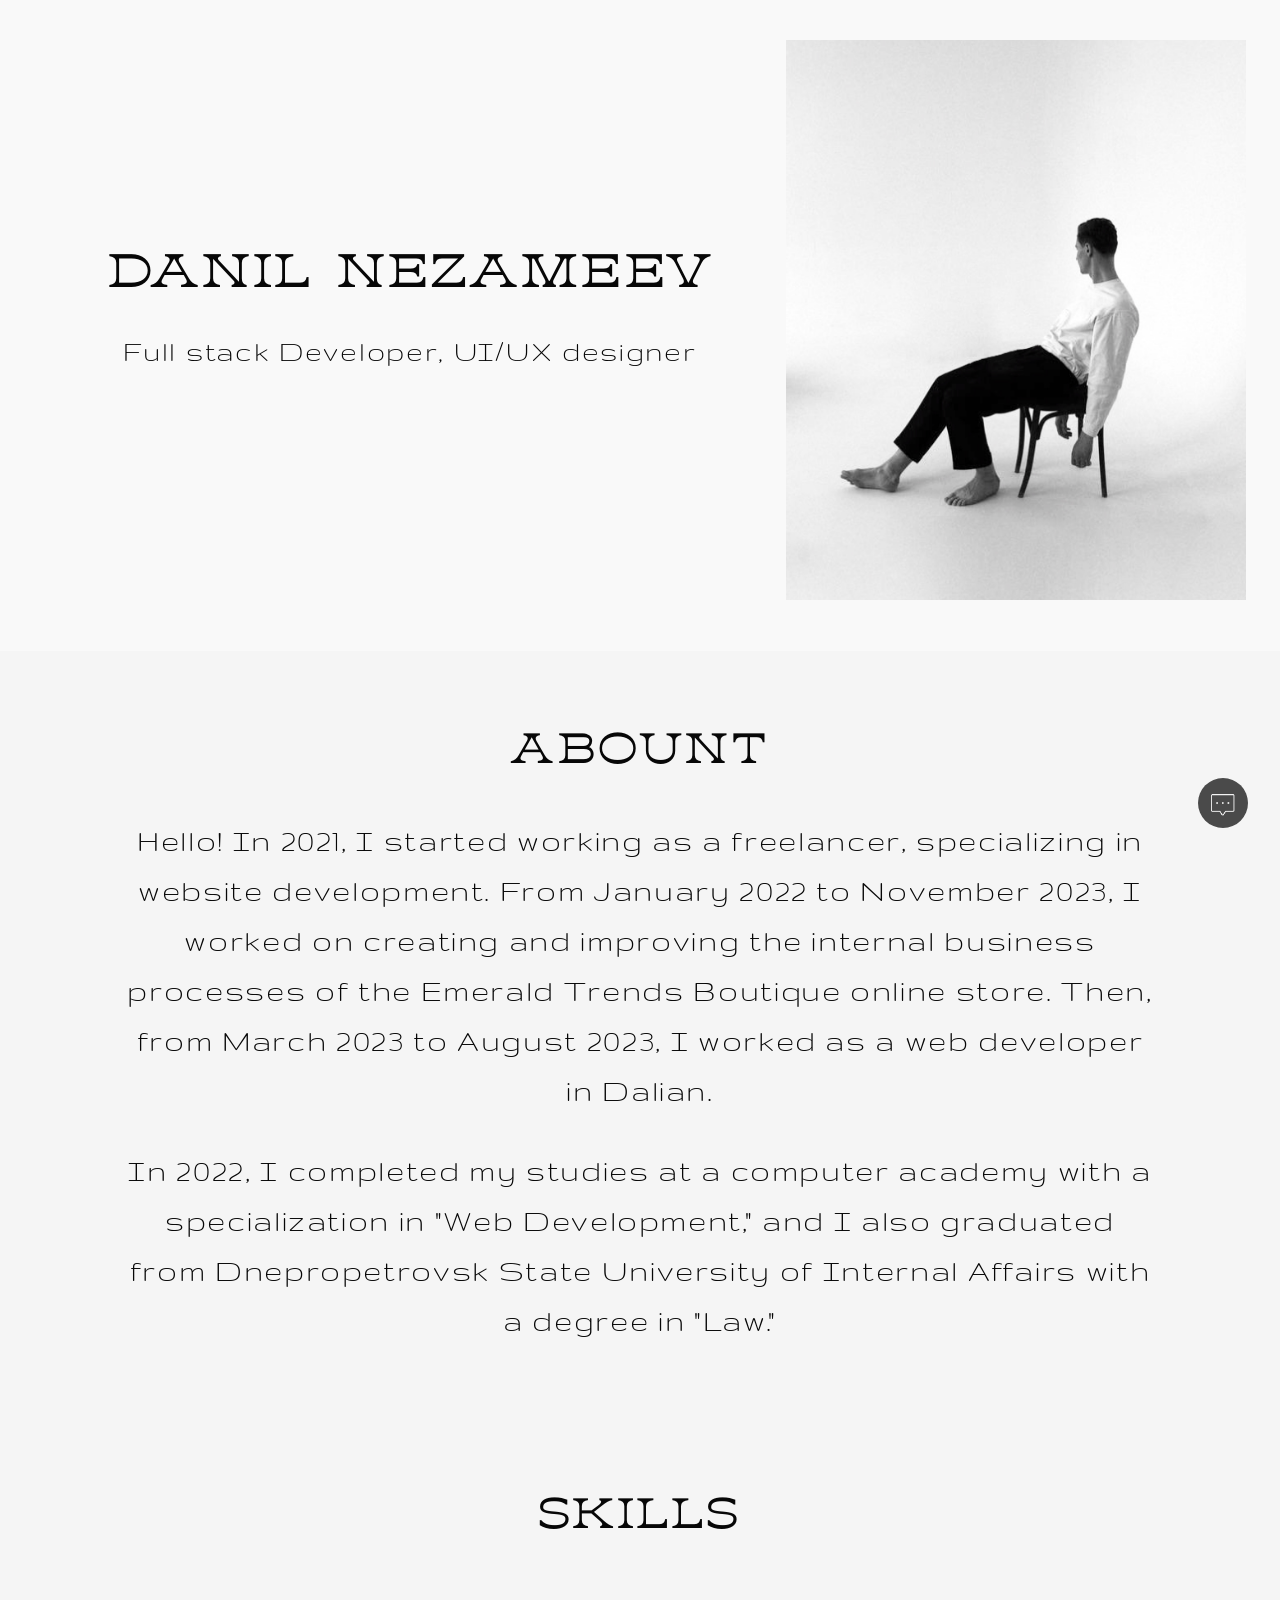
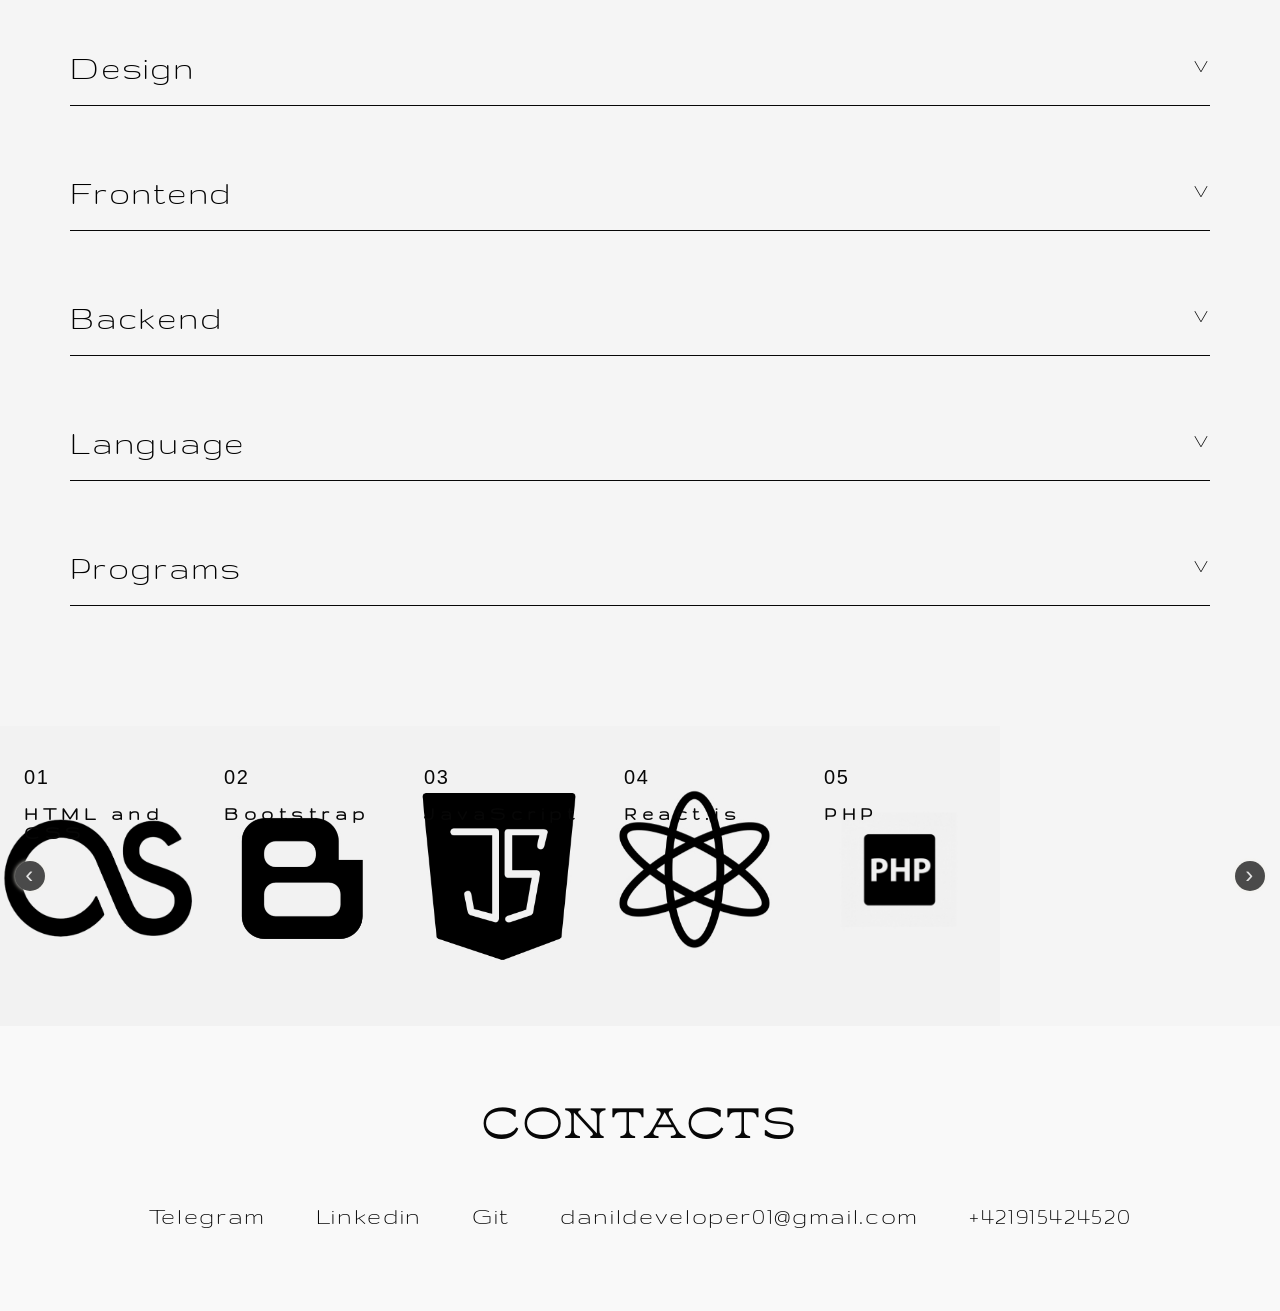
<file: index.html>
<!DOCTYPE html>
<html lang="en">
<head>
    <meta charset="UTF-8">
    <meta name="viewport" content="width=device-width, initial-scale=1.0">
    <title>Portfolio</title>
    <link rel="stylesheet" href="language-html/loading.css">
    <link rel="shortcut icon" href="img/logo.png">
    <link rel="preconnect" href="https://fonts.googleapis.com">
    <link rel="preconnect" href="https://fonts.gstatic.com" crossorigin>
    <link href="https://fonts.googleapis.com/css2?family=Gruppo&display=swap" rel="stylesheet">
    <link rel="stylesheet" href="css/style.css">
    <link rel="stylesheet" href="css/media.css">
    <link rel="stylesheet" href="chatbot/chatbot.css">
</head>
<body>
    <div class="preloader">
        <div class="preloader__row">
            <div class="preloader__item"></div>
            <div class="preloader__item"></div>
        </div>
    </div>    
    <header class="header">
       <div class="container">
            <div class="wrapper">
                <div class="text-wrap">
                    <h1 class="name">DANIL NEZAMEEV</h1>
                    <p class="fs">Full stack Developer, UI/UX designer</p>
                </div>
                <img src="img/photo.png" alt="photo Danil Nezameev" class="photo">
            </div>
       </div>
    </header>
    <section class="abount">
        <div class="container">
            <h3 class="title-abount">ABOUNT</h3>
            <p class="info">                   
                Hello! In 2021, I started working as a freelancer, specializing in website development. From January 2022 to November 2023, I worked on creating and improving the internal business processes of the Emerald Trends Boutique online store. Then, from March 2023 to August 2023, I worked as a web developer in Dalian.     
            </p>
            <p class="info info-ler">
                In 2022, I completed my studies at a computer academy with a specialization in "Web Development," and I also graduated from Dnepropetrovsk State University of Internal Affairs with a degree in "Law."
            </p>
        </div>
    </section>
    <section class="skill">
        <div class="container">
            <h3 class="title-abount title-skills">SKILLS</h3>
            <div class="skill-w designer">
                <button class="accordion">Design</button>
                <div class="panel">
                    <p>Figma</p>
                    <p>Tilda</p>
                    <p>Photoshop</p>
                    <p>Illustrator</p>
                </div>
            </div>
            <div class="skill-w front">
                <button class="accordion">Frontend</button>
                <div class="panel">
                    <p>HTML</p>
                    <p>CSS</p>
                    <p>JavaScript</p>
                    <p>SASS/SCSS</p>
                    <p>Bootstrap</p>
                    <p>React.js</p>
                    <p>Vue.js</p>
                    <p>Angular</p>
                </div>
            </div>
            <div class="skill-w back">
                <button class="accordion">Backend</button>
                <div class="panel">
                    <p>Python</p>
                    <p>PHP</p>
                    <p>C#</p>
                    <p>Go</p>
                    <p>Django</p>
                    <p>Flask</p>
                    <p>ASP.NET</p>
                    <p>Node.js</p>
                    <p>Express.js</p>
                    <p>SQLite</p>
                    <p>MongoDB</p>
                    <p>MySQL</p>
                    <p>PostgreSQL</p>
                    <p>Drupal</p>
                    <p>Wordpress</p>
                </div>
            </div>
            <div class="skill-w language">
                <button class="accordion">Language</button>
                <div class="panel">
                    <p>English - B1</p>
                    <p>Slovak - B1</p>
                    <p>German - B1</p>
                    <p>Ukrainian - C2</p>
                    <p>Russian - C2</p>
                </div>
            </div>
            <div class="skill-w program">
                <button class="accordion">Programs</button>
                <div class="panel">
                    <p>Git</p>
                    <p>VS Studio Code</p>
                    <p>Storm</p>
                    <p>PhpStorm</p>
                    <p>PyCharm</p>
                    <p>Atom</p>
                    <p>Sublime text</p>
                    <p>Nodepad++</p>
                </div>
            </div>
        </div>
    </section>
    <section class="portfolio">
        <div class="container">
            <div class="jcarousel-wrapper">
                <div class="jcarousel">
                    <div class="cards">  
                        <a href="./language-html/html-css/hs.html" class="card">
                          <div class="card-background" style="background-image: url(./img/html-css.jpeg)"></div>
                          <div class="card-content">
                            <p>01</p>
                            <h3>HTML and CSS</h3>
                          </div>
                        </a>                    
                        <a href="./language-html/bootstrap/bs.html" class="card">
                          <div class="card-background" style="background-image: url(./img/bootstrap.jpeg)"></div>
                          <div class="card-content">
                            <p>02</p>
                            <h3>Bootstrap</h3>
                          </div>
                        </a>               
                        <a href="./language-html/javascript/javascr.html"  class="card">
                          <div class="card-background" style="background-image: url(./img/javascript.jpeg)"></div>
                          <div class="card-content">
                            <p>03</p>
                            <h3>JavaScript</h3>
                          </div>
                        </a>               
                        <a href="./language-html/react/reactjs.html" class="card">
                          <div class="card-background" style="background-image: url(./img/react.jpeg)"></div>
                          <div class="card-content">
                            <p>04</p>
                            <h3>React.js</h3>
                          </div>
                        </a>
                        <a href="./language-html/php/php.html" class="card">
                            <div class="card-background" style="background-image: url(./img/php-img.jpeg)"></div>
                            <div class="card-content">
                              <p>05</p>
                              <h3>PHP</h3>
                            </div>
                        </a>
                        <!--- НЕ ЗАБУЛДЬ МЕНЯТЬ ГРИД В CSS (значение 5 зависит от количества иконок в карусели)
                        @media (min-width: 320px) {
                            .cards {
                            grid-template-columns: repeat(5, 1fr);      
                            }
                        }  -->
                                          
                    </div>
                </div>
                <a href="#" class="jcarousel-control-prev">&lsaquo;</a>
                <a href="#" class="jcarousel-control-next">&rsaquo;</a>
            </div>
        </div>
    </section>
    <footer class="abount footer">
        <div class="container">
            <h3 class="title-abount title-footer">CONTACTS</h3>
            <div class="text-footer">
                <a href="https://t.me/front_end_developer19" target="_blank" class="underline-one">Telegram</a>
                <a href="https://www.linkedin.com/in/danil-nezameev-844b5b277/" target="_blank" class="underline-one">Linkedin</a>
                <a href="https://github.com/danildeveloper01" target="_blank" class="underline-one">Git</a>
                <a href="mailto:danildeveloper01@gmail.com" target="_blank" class="underline-one">danildeveloper01@gmail.com</a>
                <a href="tel:+421905174713" target="_blank" class="underline-one">+421915424520</a>
            </div>
            <div class="chatbot__btn">
                <div class="chatbot__tooltip d-none"></div>
            </div>
        </div>
    </footer>
    <script src="js/accordion.js"></script>
    <script src="chatbot/fp2.js"></script>
    <script src="chatbot/chatbot.js"></script>
    <script src="js/cb-content.js"></script>
    <script type="text/javascript" src="https://sorgalla.com/jcarousel/vendor/jquery/jquery.js"></script>
    <script type="text/javascript" src="https://sorgalla.com/jcarousel/dist/jquery.jcarousel.min.js"></script>
    <script type="text/javascript" src="https://sorgalla.com/jcarousel/examples/responsive/jcarousel.responsive.js"></script> 
    <script>
        window.onload = function () {
          document.body.classList.add('loaded_hiding');
          window.setTimeout(function () {
            document.body.classList.add('loaded');
            document.body.classList.remove('loaded_hiding');
          }, 500);
        }
      </script>
</body>
</html>
</file>
<file: language-html/loading.css>
.preloader {
    /*фиксированное позиционирование*/
    position: fixed;
    /* координаты положения */
    left: 0;
    top: 0;
    right: 0;
    bottom: 0;
    /* фоновый цвет элемента */
    background: #A6A6A6;
    /* размещаем блок над всеми элементами на странице (это значение должно быть больше, чем у любого другого позиционированного элемента на странице) */
    z-index: 1001;
  }
  
  .preloader__row {
    position: relative;
    top: 50%;
    left: 50%;
    width: 70px;
    height: 70px;
    margin-top: -35px;
    margin-left: -35px;
    text-align: center;
    animation: preloader-rotate 2s infinite linear;
  }
  
  .preloader__item {
    position: absolute;
    display: inline-block;
    top: 0;
    background-color: #070707;
    border-radius: 100%;
    width: 35px;
    height: 35px;
    animation: preloader-bounce 2s infinite ease-in-out;
  }
  
  .preloader__item:last-child {
    top: auto;
    bottom: 0;
    animation-delay: -1s;
  }
  
  @keyframes preloader-rotate {
    100% {
      transform: rotate(360deg);
    }
  }
  
  @keyframes preloader-bounce {
  
    0%,
    100% {
      transform: scale(0);
    }
  
    50% {
      transform: scale(1);
    }
  }
  
  .loaded_hiding .preloader {
    transition: 0.3s opacity;
    opacity: 0;
  }
  
  .loaded .preloader {
    display: none;
  }
</file>
<file: css/style.css>
*{
    padding: 0;
    margin: 0;
    box-sizing: border-box;
}
@font-face {
    font-family: 'Geiny';
    src: url('../font/Geiny.woff2');
}
/*--------------------------------------------------------------------------------------*/

body{
    font-family: 'Gruppo', sans-serif;
    font-size: 35px;
    font-style: normal;
    font-weight: 400;
    line-height: normal;
    letter-spacing: 1.7px;
    color: #070707;
    background: #F5F5F5;
}
.container{
    max-width: 1500px;
    margin: 0 auto;
}
/*-----------------------------------------------------------------------------------------*/

/*------------------HEADER---------------------------------------------*/
header{
    background: #F9F9F9;
}
.wrapper{
    display: flex;
    justify-content: center;
    padding-top: 40px;
   
}
.name{
    font-family: 'Geiny';
    font-size: 45px;
    font-style: normal;
    letter-spacing: 5.5px;
    padding-bottom: 35px;
}
.fs{
font-size: 30px;
}
header img {
    width: 460px;
    height: 560px;
    margin-bottom: 51px;
}
.text-wrap{
    margin-top: 200px;
    padding-left: 73px;
    margin-right: 73px;
}
.text-wrap p {
    text-align: center;
}
/*--------------------------------------------------------------------------------------------*/

/*----------------------------------ABOUNT-----------------------------------------------------*/

.abount{
    padding-bottom: 70px;
}
.title-abount{
    font-family: 'Geiny';
    font-size: 40px;
    font-style: normal;
    letter-spacing: 5.5px;
    padding-bottom: 40px;
    padding-top: 70px;
    text-align: center;
}
.info{
    padding: 0 127px;
    text-align: center;
    font-size: 33px;
    line-height: 50px; 
    letter-spacing: 1.65px;
}
.info-ler{
    padding-top: 30px;
}
/*--------------------------------------------------------------------------------------*/

/*--------------------------------------SKILL---------------------------------------------*/

.skill{
    padding-bottom: 70px;

}

.accordion {
    background: none;
    font-size: 35px;
    font-family: 'Gruppo';
    font-size: 35px;
    font-style: normal;
    font-weight: 400;
    line-height: normal;
    letter-spacing: 1.75px;
    cursor: pointer;
    margin-top: 70px;
    width: 100%;
    text-align: left;
    border: none;
    outline: none;
    transition: 0.4s;
}
.panel {
    margin-bottom: 20px;
    max-height: 0;
    overflow: hidden;
    transition: max-height 0.2s ease-out;
    display: flex;
    flex-wrap: wrap;
}
.panel p {
    font-size: 25px;
    padding-right: 50px;
    padding-top: 40px;
    display: inline-block;
}
.accordion:after {
    content: 'V'; 
    font-size: 20px;
    float: right;
    margin-left: 5px;
    position: relative;
    top: 5px;
}
.active:after {
    content: 'V';
    transform: rotate(-180deg);
}


.skill-w{
    border-bottom: 1px solid #070707;
    margin: 0 70px;
}

/*--------------------------------------------------------------------------------------------------*/

/*----------------------------PORTFOLIO------------------------------------------------------------*/
.portfolio{
    padding-top: 50px;
}
.cards {
    display: grid;
    margin: auto;
    width: 100%;
    max-width: 700px;
    
}
@media (min-width: 320px) {
    .cards {
      grid-template-columns: repeat(5, 1fr);      
    }
}  
.card {
    position: relative;
    padding-bottom: 150%;
}  
.card-background {
    background-size: cover;
    background-position: center;
    position: absolute;
    left: 0; top: 0; right: 0; bottom: 0;
    filter: brightness(0.95) saturate(1.2) contrast(1);
    transition: .3s;
}  
  .card-content {
    position: absolute;
    padding: 24px;
    padding-top: 40px;
    font-family: arial, sans-serif;
    color: #070707;
}  
  .card-content p {
    margin-bottom: 15px;
    text-transform: uppercase;
    font-size: 20px;
}  
.card-content h3 {
    font-size: 20px;
    font-family: Gruppo;
    font-style: normal;
    letter-spacing: 5.5px;
}  
.card:hover .card-background {
    transform: scale(1.05);
}
.cards:hover > .card:not(:hover) > .card-background {
    filter: brightness(0.3) saturate(1.3) contrast(0.9);
}
.jcarousel-wrapper {    
    position: relative;    
}

/** Carousel **/

.jcarousel {
    position: relative;
    overflow: hidden;
    width: 100%;
}
.cards {
    width: 10000em;
    position: relative;
    list-style: none;
    margin: 0;
    padding: 0;
}
.card {
    width: 200px;
    float: left;
}

/** Carousel Controls **/

.jcarousel-control-prev,
.jcarousel-control-next {
    position: absolute;
    top: 50%;
    margin-top: -15px;
    width: 30px;
    height: 30px;
    text-align: center;
    background: #4A4A4A;
    color: #eeee;
    text-decoration: none;
    font: 24px/27px Arial, sans-serif;
    -webkit-border-radius: 30px;
    -moz-border-radius: 30px;
    border-radius: 30px;
    -webkit-box-shadow: 0 0 4px #F0EFE7;
    -moz-box-shadow: 0 0 4px #F0EFE7;
    box-shadow: 0 0 4px #F0EFE7;
}
.jcarousel-control-prev {
    left: 15px;
}
.jcarousel-control-next {
    right: 15px;
}

/** Carousel Pagination **/

.jcarousel-pagination {
    position: absolute;
    bottom: -40px;
    left: 50%;
    -webkit-transform: translate(-50%, 0);
    -ms-transform: translate(-50%, 0);
    transform: translate(-50%, 0);
    margin: 0;
}
.jcarousel-pagination a {
    text-decoration: none;
    display: inline-block;
    font-size: 11px;
    height: 10px;
    width: 10px;
    line-height: 10px;
    background: #fff;
    color: #4E443C;
    border-radius: 10px;
    text-indent: -9999px;
    margin-right: 7px;
    -webkit-box-shadow: 0 0 2px #4E443C;
    -moz-box-shadow: 0 0 2px #4E443C;
    box-shadow: 0 0 2px #4E443C;
}
.jcarousel-pagination a.active {
    background: #4E443C;
    color: #fff;
    opacity: 1;
    -webkit-box-shadow: 0 0 2px #F0EFE7;
    -moz-box-shadow: 0 0 2px #F0EFE7;
    box-shadow: 0 0 2px #F0EFE7;
}
/*---------------------------------------------------------------------------------------*/

/*-------------------------------------FOOTER------------------------------------------------------*/
footer{
    background: #F9F9F9;
}
.text-footer {
    display: flex;
    flex-wrap: wrap;
    justify-content: center;
    margin-left: 50px;
}
.text-footer a {
    text-decoration: none;
    color: #070707;
    font-family: Gruppo;
    font-size: 25px;
    font-style: normal;
    font-weight: 400;
    line-height: 50px; 
    letter-spacing: 1.65px;
    margin-right: 50px;
    display: inline-block;    
}
.underline-one {	
    position: relative;
    cursor: pointer;
    text-decoration: none; 
}
.underline-one:after {
	content: "";
    display: block;
    position: absolute;
    right: 0;
    bottom: -3px;
    width: 0;
    height: 1px; 
    background-color: #070707; 
    transition: width 0.5s; 
}
.underline-one:hover:after {
	content: "";
    width: 100%;
    display: block;
    position: absolute;
    left: 0;
    bottom: -3px;
    height: 1px; 
    background-color: #070707; 
    transition: width 0.5s;  
}
.underline-one:hover{
    transform: scale(1.1);
    transition: 0.5s ease;
}
</file>
<file: css/media.css>
@media screen and (max-width: 1250px) {
    .text-wrap{
        margin-right: 30px;
        padding-left: 20px;
    }
    header img {
        padding-right: 20px;
    }
}
@media screen and (max-width: 1119px) {
    .name{
        text-align: center;
    }
}
@media screen and (max-width: 1000px){
    .wrapper{
        flex-direction: column-reverse;
    }
    header img {
        padding: 0;
        margin: 0 auto;
    }
    .text-wrap{
        text-align: center;
        margin: 0;
        padding: 40px 50px;
    }
    .info{
        padding: 0 50px;
    }
}
@media screen and (max-width: 700px){
    .name{
        font-size: 35px;
    }
    .fs{
        font-size: 20px;
    }   
    .title-abount{ 
        font-size: 25px;
        padding-bottom: 30px;
        padding-top: 30px;
    }
    .info{
        font-size: 23px;
    }
}
@media screen and (max-width: 600px){
    .name{
        font-size: 30px;
    }
}
@media screen and (max-width: 500px){
    .text-wrap{
        padding: 40px 20px;
    }
    .info{
        padding: 0 20px;
        font-size: 20px;
    }
    .wrapper{
        padding-top: 0px; 
    }
    header img {
        width: 100%;
        height: auto;
    }
    .name{
        font-size: 30px;
    }
    .fs{
        font-size: 20px;
    }   
    .title-abount{ 
        font-size: 25px;
    }
    .panel {
        flex-wrap: nowrap;
        flex-direction: column;
        text-align: center;
    }
    .active{
        border-bottom: 1px solid #070707;
    }
    .panel p {
        padding-right: 0px;
        font-size: 20px;
    }
    
}

/*----------------------------------------------------------------------------------------------*/


@media screen and (max-width: 700px){  
    .accordion{ 
        font-size: 25px;
        padding-bottom: 30px;
    }
    .panel p{
        font-size: 23px;
    }
}
@media screen and (max-width: 500px){  
    .panel p{
        font-size: 20px;
    }
}


/*----------------------------------------------------------------------------------------------------*/
@media screen and (max-width: 1000px){  
    .card-content {
        padding-top: 10px;
      }
}
@media screen and (max-width: 800px){  
    .cards {
        grid-template-columns: repeat(5, 2fr);
        
      }
}

@media screen and (max-width: 700px){  
    .text-footer a {
        font-size: 23px;
    }
    .card-content p {
        margin-bottom: 8px;
        font-size: 15px;
    }
    .card-content h3 {
        font-size: 15px;
    }
}
@media screen and (max-width: 500px){  
    .text-footer a {
        font-size: 20px;
    }
    .footer{
        padding-bottom: 30px;
    }
}
</file>
<file: chatbot/chatbot.css>
.d-none {
  display: none;
}

.d-block {
  display: block;
}

/* chatbot__btn */
.chatbot__btn {
  position: fixed;
  bottom: 8%;
  right: 32px;
  width: 50px;
  height: 50px;
  border-radius: 25px;
  background-color: #4A4A4A;
  padding: 10px;
  cursor: pointer;
  transition: background-color 0.15s ease-in-out;
}

.chatbot__btn::before {
  content: '';
  position: absolute;
  width: 30px;
  height: 30px;
  left: 10px;
  top: 8px;
  background: transparent no-repeat center center;
  background-size: 100% 100%;
  background-image: url("../img/chat-bot-footer.png");
}



/* chatbot__tooltip */
.chatbot__tooltip {
  position: absolute;
  right: 58px;
  top: 50%;
  transform: translateY(-50%);
  white-space: nowrap;
  color: #070707;
  background: #070707;
  padding: 5px 8px;
  border: 1xp solid #070707;
  border-radius: 4px;
  opacity: 0;
  transition: opacity 0.15s ease-in-out;
}

.chatbot__tooltip_show {
  opacity: 1;
}

.chatbot__tooltip::after {
  top: 50%;
  position: absolute;
  content: '';
  border: 5px solid transparent;
  border-left-color: #070707;
  margin-top: -5px;
  right: -10px;
}

/* chatbot */
.chatbot {
  display: flex;
  flex-direction: column;
  width: 35%;
  height: 100%;
  background: #D9D3E1;
  line-height: 1.2;
  color: #070707;
  position: fixed;
  bottom: 0;
  right: 0;
  transform: scale(1);
  transform-origin: right bottom;
  transition: transform 0.3s ease;
}

.chatbot_hidden {
  overflow: hidden;
  transform: scale(0);
  transform-origin: right bottom;
  transition: transform 0.3s ease;
}
@media (max-width: 700px) {
  .chatbot {
    width: 70%;
  }
}
@media (max-width: 400px) {
  .chatbot {
    width: 100%;
  }
}

.chatbot__title {
  font-size: 20px;
  background-color: #070707;
  color: #EEE;
  padding: 10px;
  display: flex;
  font-weight: bold;
}

.chatbot__close {
  width: 20px;
  height: 20px;
  margin-right: 1rem;
  background: transparent no-repeat center center;
  background-size: 100% 100%;
  cursor: pointer;
  opacity: 0.8;
  background-image: url("data:image/svg+xml,%3Csvg xmlns='http://www.w3.org/2000/svg' viewBox='0 0 448 512'%3E%3Cpath fill='%23fff' d='M257.5 445.1l-22.2 22.2c-9.4 9.4-24.6 9.4-33.9 0L7 273c-9.4-9.4-9.4-24.6 0-33.9L201.4 44.7c9.4-9.4 24.6-9.4 33.9 0l22.2 22.2c9.5 9.5 9.3 25-.4 34.3L136.6 216H424c13.3 0 24 10.7 24 24v32c0 13.3-10.7 24-24 24H136.6l120.5 114.8c9.8 9.3 10 24.8.4 34.3z'%3E%3C/path%3E%3C/svg%3E");
}

.chatbot__close:hover {
  opacity: 1;
}

.chatbot__reset {
  width: 20px;
  margin-left: auto;
  height: 20px;
  background: transparent no-repeat center center;
  background-size: 100% 100%;
  cursor: pointer;
  opacity: 0.8;
  background-image: url("data:image/svg+xml,%3Csvg xmlns='http://www.w3.org/2000/svg' viewBox='0 0 512 512'%3E%3Cpath fill='%23fff' d='M440.65 12.57l4 82.77A247.16 247.16 0 0 0 255.83 8C134.73 8 33.91 94.92 12.29 209.82A12 12 0 0 0 24.09 224h49.05a12 12 0 0 0 11.67-9.26 175.91 175.91 0 0 1 317-56.94l-101.46-4.86a12 12 0 0 0-12.57 12v47.41a12 12 0 0 0 12 12H500a12 12 0 0 0 12-12V12a12 12 0 0 0-12-12h-47.37a12 12 0 0 0-11.98 12.57zM255.83 432a175.61 175.61 0 0 1-146-77.8l101.8 4.87a12 12 0 0 0 12.57-12v-47.4a12 12 0 0 0-12-12H12a12 12 0 0 0-12 12V500a12 12 0 0 0 12 12h47.35a12 12 0 0 0 12-12.6l-4.15-82.57A247.17 247.17 0 0 0 255.83 504c121.11 0 221.93-86.92 243.55-201.82a12 12 0 0 0-11.8-14.18h-49.05a12 12 0 0 0-11.67 9.26A175.86 175.86 0 0 1 255.83 432z'%3E%3C/path%3E%3C/svg%3E");
}

.chatbot__reset:hover {
  opacity: 1;
}

.chatbot__wrapper {
  display: flex;
  -ms-flex: 1 0 auto;
  flex: 1 0 0%;
  flex-direction: column;
  overflow-y: auto;
}

.chatbot__items {
  padding: 10px;
  overflow-y: scroll;
  display: flex;
  flex-direction: column;
  overflow-x: hidden;
}

.chatbot__item {
  width: 100%;
  display: flex;
  flex-shrink: 0;
  margin-bottom: 15px;
}

@keyframes animationOpacity {
  0% {
    opacity: 0;
  }

  100% {
    opacity: 1;
  }
}

.chatbot__content {
  width: auto;
  padding: 8px 12px;
  animation-name: animationOpacity;
  animation-duration: 1.5s;
  animation-timing-function: ease-in-out;
  font-size: 20px;
}

/* bot */
.chatbot__content_bot {
  color: #070707;
  background: #EEE;
  border-radius: 0.5rem;
  width: auto;
}

/* human */
.chatbot__item_human {
  justify-content: flex-end;
}

.chatbot__content_human {
  text-align: right;
  padding-right: 0;
  display: flex;
  flex-direction: column;
  padding: 0;
}

.chatbot__content_human-disabled {
  color: #eee;
  background: #383e41;
  border-radius: 0.5rem;
  text-align: left;
}

/* btn */
.btn {
  width: 100%;
  margin: 0;
  font-family: inherit;
  font-size: inherit;
  line-height: inherit;
  display: inline-block;
  cursor: pointer;
  font-weight: 400;
  color: #eee;
  text-align: left;
  vertical-align: middle;
  -webkit-user-select: none;
  -moz-user-select: none;
  -ms-user-select: none;
  user-select: none;
  background: #1E1E1E;
  border: 1px solid transparent;
  padding: 0.5rem 0.75rem;
  border-radius: 0.5rem;
  transition: color 0.15s ease-in-out, background-color 0.15s ease-in-out,
    border-color 0.15s ease-in-out, box-shadow 0.15s ease-in-out;
}

.btn:hover {
  background-color: #080808;
  border: 1px solid transparent;
  transform: scale(1.01);
  transition: 0.3s ease;
}

.btn:focus,
.btn.focus {
  outline: 0;
}

.chatbot__content .btn {
  margin-bottom: 0.4rem;
}

.chatbot__footer {
  padding: 0.75rem;
  position: relative;
}

/* ie11 */
.chatbot__input::-ms-clear {
  display: none;
}

.chatbot__input {
  display: block;
  margin: 0;
  font-family: inherit;
  font-size: inherit;
  line-height: inherit;
  width: 100%;
  height: 40px;
  padding: 4px 36px 4px 10px;
  font-weight: 400;
  font-size: 25px;
  color: #EEE;
  background-color: #1E1E1E;
  background-clip: padding-box;
  border: 1px solid #4E443C;
  border-radius: 0.25rem;
  transition: border-color 0.15s ease-in-out, background-color 0.15s ease-in-out;
}

.chatbot__input:disabled {
  background-color: #131212;
}

.chatbot__input:focus {
  border-color: #181818;
  outline: 0;
}

.chatbot__submit {
  width: 24px;
  height: 24px;
  background: transparent no-repeat center center;
  background-size: 100% 100%;
  opacity: 0.6;
  position: absolute;
  right: 22px;
  top: 50%;
  transform: translateY(-50%);
  background-image: url("../img/teleg-icon-footer.png");
 
  border: 1px solid transparent;
  background-color: transparent;
  transition: opacity 0.15s ease-in-out;
}

.chatbot__submit:disabled {
  opacity: 0.4;
}

.chatbot__submit:focus:not(:disabled),
.chatbot__submit:hover:not(:disabled) {
  outline: 0;
  box-shadow: none;
  opacity: 0.8;
  cursor: pointer;
}

/* scrollbar */
.chatbot__items::-webkit-scrollbar {
  width: 0px;
}


.chatbot__items::-webkit-scrollbar-button {
  display: none;
}

.name-bot{
  transform: translateY(-2.8px);
}
</file>
